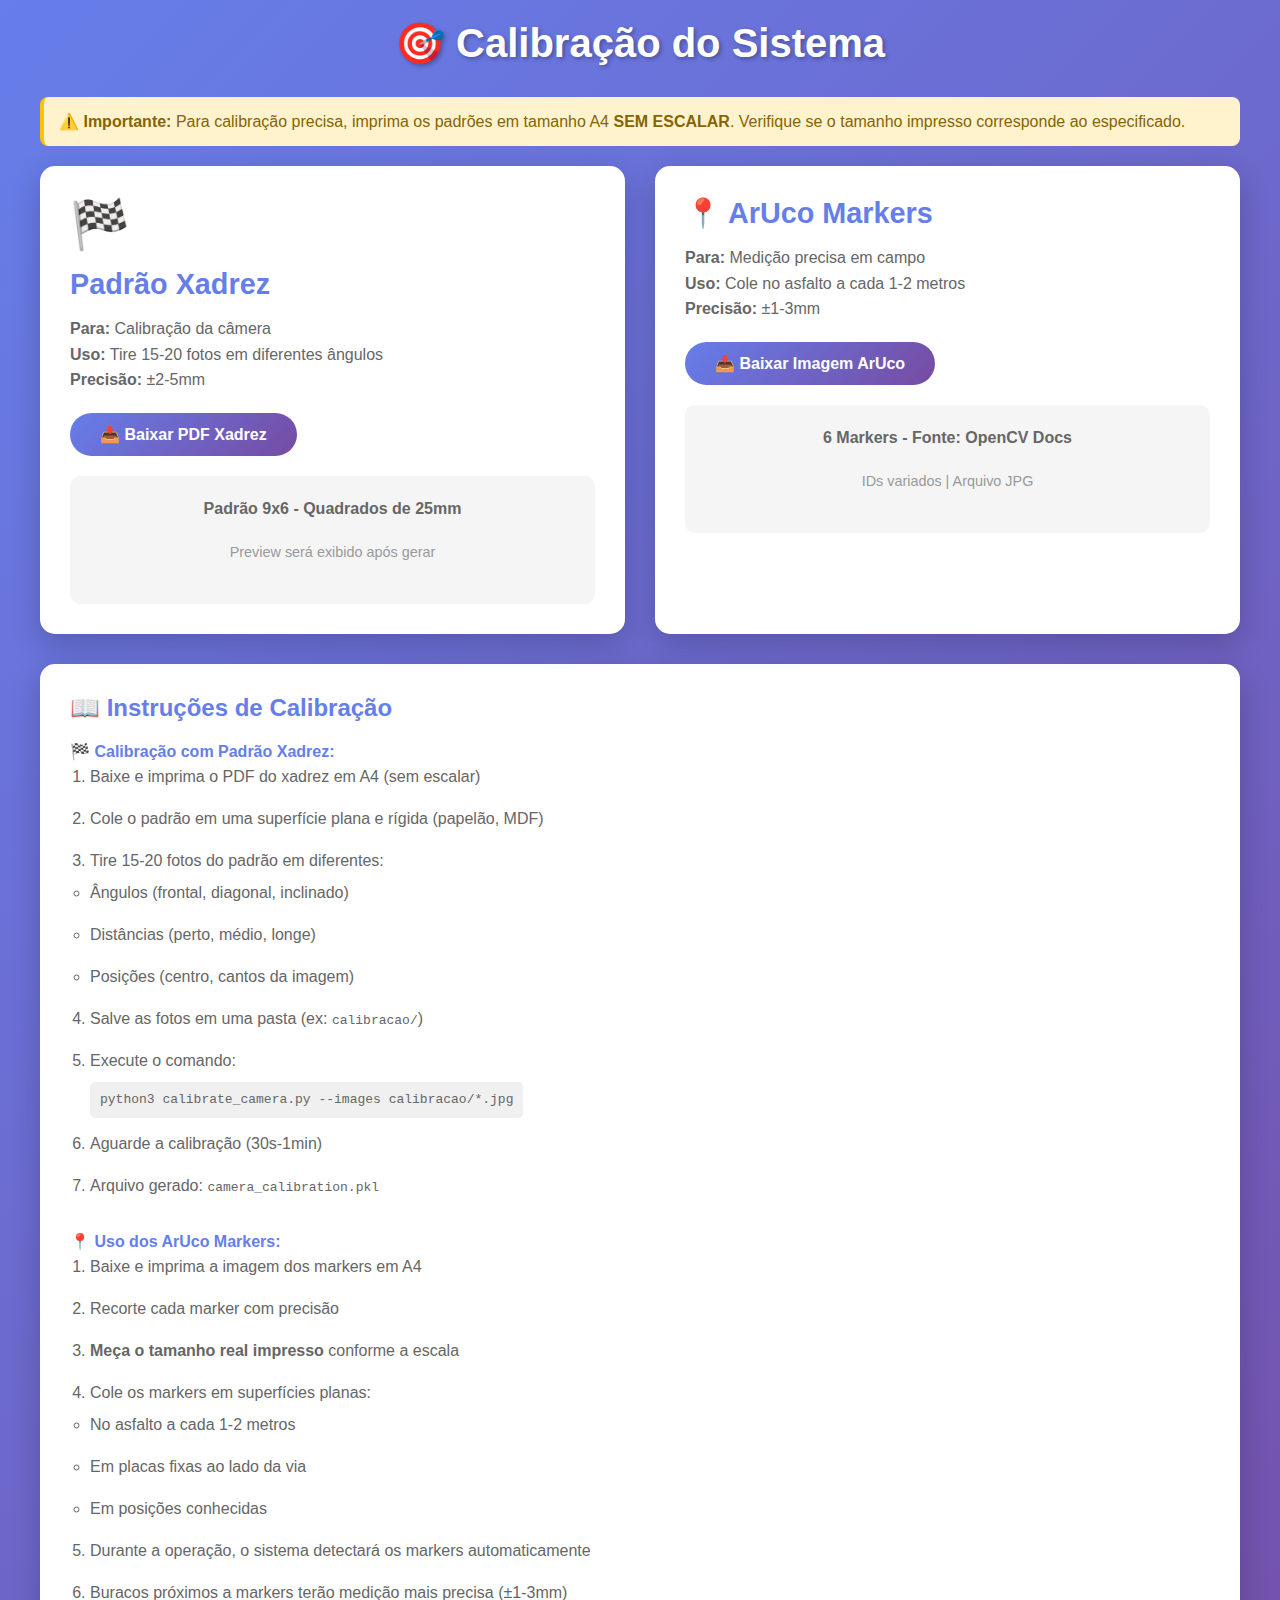
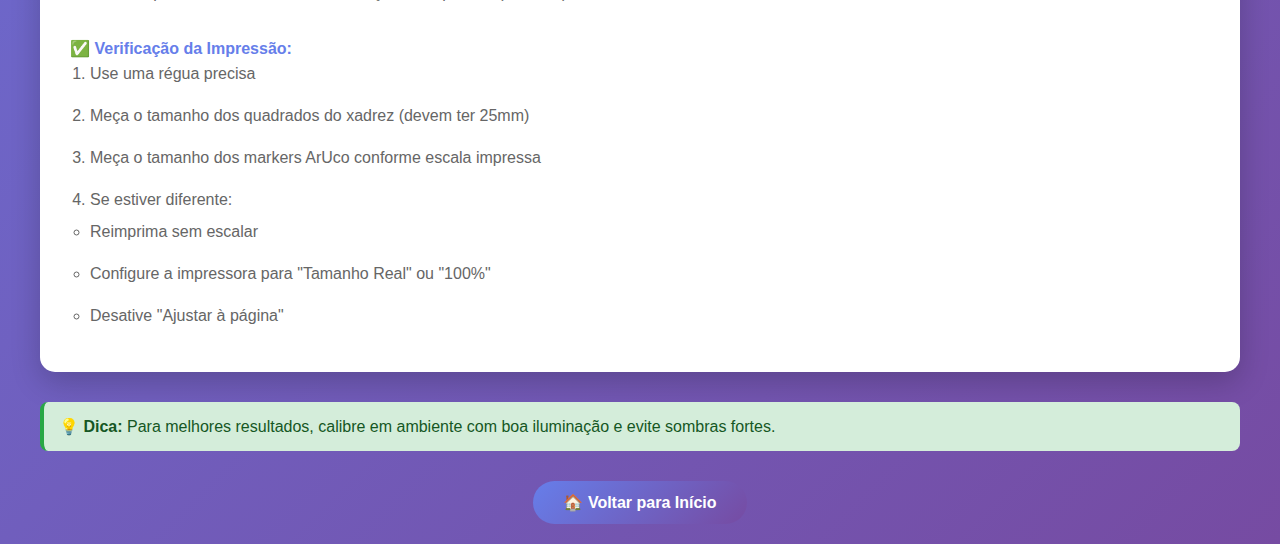
<file: src/templates/calibracao.html>
<!DOCTYPE html>
<html lang="pt-BR">
<head>
    <meta charset="UTF-8">
    <meta name="viewport" content="width=device-width, initial-scale=1.0">
    <title>Calibração - Sistema de Detecção de Buracos</title>
    <style>
        * {
            margin: 0;
            padding: 0;
            box-sizing: border-box;
        }

        body {
            font-family: 'Segoe UI', Tahoma, Geneva, Verdana, sans-serif;
            background: linear-gradient(135deg, #667eea 0%, #764ba2 100%);
            padding: 20px;
            min-height: 100vh;
        }

        .container {
            max-width: 1200px;
            margin: 0 auto;
        }

        h1 {
            text-align: center;
            color: white;
            margin-bottom: 30px;
            font-size: 2.5em;
            text-shadow: 2px 2px 4px rgba(0,0,0,0.3);
        }

        .cards-container {
            display: grid;
            grid-template-columns: repeat(auto-fit, minmax(350px, 1fr));
            gap: 30px;
            margin-bottom: 30px;
        }

        .card {
            background: white;
            border-radius: 15px;
            padding: 30px;
            box-shadow: 0 10px 30px rgba(0,0,0,0.2);
            transition: transform 0.3s ease;
        }

        .card:hover {
            transform: translateY(-5px);
        }

        .card h2 {
            color: #667eea;
            margin-bottom: 15px;
            font-size: 1.8em;
        }

        .card p {
            color: #666;
            line-height: 1.6;
            margin-bottom: 20px;
        }

        .btn {
            display: inline-block;
            padding: 12px 30px;
            background: linear-gradient(135deg, #667eea 0%, #764ba2 100%);
            color: white;
            text-decoration: none;
            border-radius: 25px;
            font-weight: bold;
            transition: all 0.3s ease;
            border: none;
            cursor: pointer;
            font-size: 16px;
        }

        .btn:hover {
            transform: scale(1.05);
            box-shadow: 0 5px 15px rgba(102, 126, 234, 0.4);
        }

        .btn:active {
            transform: scale(0.98);
        }

        .icon {
            font-size: 3em;
            margin-bottom: 15px;
        }

        .instructions {
            background: white;
            border-radius: 15px;
            padding: 30px;
            box-shadow: 0 10px 30px rgba(0,0,0,0.2);
        }

        .instructions h3 {
            color: #667eea;
            margin-bottom: 15px;
            font-size: 1.5em;
        }

        .instructions ol {
            margin-left: 20px;
            color: #666;
            line-height: 2;
        }

        .instructions li {
            margin-bottom: 10px;
        }

        .preview-box {
            background: #f5f5f5;
            border-radius: 10px;
            padding: 20px;
            margin-top: 20px;
            text-align: center;
        }

        .preview-box img {
            max-width: 100%;
            border-radius: 8px;
            box-shadow: 0 3px 10px rgba(0,0,0,0.1);
        }

        .alert {
            background: #fff3cd;
            border-left: 4px solid #ffc107;
            padding: 15px;
            margin-bottom: 20px;
            border-radius: 8px;
            color: #856404;
        }

        .success {
            background: #d4edda;
            border-left: 4px solid #28a745;
            color: #155724;
        }

        @media (max-width: 768px) {
            .cards-container {
                grid-template-columns: 1fr;
            }
            
            h1 {
                font-size: 2em;
            }
        }
    </style>
</head>
<body>
    <div class="container">
        <h1>🎯 Calibração do Sistema</h1>

        <div class="alert">
            <strong>⚠️ Importante:</strong> Para calibração precisa, imprima os padrões em tamanho A4 <strong>SEM ESCALAR</strong>.
            Verifique se o tamanho impresso corresponde ao especificado.
        </div>

        <div class="cards-container">
            <!-- Card Padrão Xadrez -->
            <div class="card">
                <div class="icon">🏁</div>
                <h2>Padrão Xadrez</h2>
                <p>
                    <strong>Para:</strong> Calibração da câmera<br>
                    <strong>Uso:</strong> Tire 15-20 fotos em diferentes ângulos<br>
                    <strong>Precisão:</strong> ±2-5mm
                </p>
                <button class="btn" onclick="baixarPadraoXadrez()">
                    📥 Baixar PDF Xadrez
                </button>
                
                <div class="preview-box">
                    <p><strong>Padrão 9x6 - Quadrados de 25mm</strong></p>
                    <p style="color: #999; font-size: 0.9em;">
                        Preview será exibido após gerar
                    </p>
                </div>
            </div>

            <!-- Card ArUco Markers -->
            <div class="card">
                <h2>📍 ArUco Markers</h2>
                <p>
                    <strong>Para:</strong> Medição precisa em campo<br>
                    <strong>Uso:</strong> Cole no asfalto a cada 1-2 metros<br>
                    <strong>Precisão:</strong> ±1-3mm
                </p>
                <button class="btn" onclick="baixarArucoMarkers()">
                    📥 Baixar Imagem ArUco
                </button>
                
                <div class="preview-box">
                    <p><strong>6 Markers - Fonte: OpenCV Docs</strong></p>
                    <p style="color: #999; font-size: 0.9em;">
                        IDs variados | Arquivo JPG
                    </p>
                </div>
            </div>
        </div>

        <!-- Instruções -->
        <div class="instructions">
            <h3>📖 Instruções de Calibração</h3>
            
            <h4 style="color: #667eea; margin-top: 20px;">🏁 Calibração com Padrão Xadrez:</h4>
            <ol>
                <li>Baixe e imprima o PDF do xadrez em A4 (sem escalar)</li>
                <li>Cole o padrão em uma superfície plana e rígida (papelão, MDF)</li>
                <li>Tire 15-20 fotos do padrão em diferentes:
                    <ul>
                        <li>Ângulos (frontal, diagonal, inclinado)</li>
                        <li>Distâncias (perto, médio, longe)</li>
                        <li>Posições (centro, cantos da imagem)</li>
                    </ul>
                </li>
                <li>Salve as fotos em uma pasta (ex: <code>calibracao/</code>)</li>
                <li>Execute o comando:
                    <br><code style="background: #f0f0f0; padding: 5px 10px; border-radius: 5px; display: inline-block; margin-top: 5px;">
                        python3 calibrate_camera.py --images calibracao/*.jpg
                    </code>
                </li>
                <li>Aguarde a calibração (30s-1min)</li>
                <li>Arquivo gerado: <code>camera_calibration.pkl</code></li>
            </ol>

            <h4 style="color: #667eea; margin-top: 30px;">📍 Uso dos ArUco Markers:</h4>
            <ol>
                <li>Baixe e imprima a imagem dos markers em A4</li>
                <li>Recorte cada marker com precisão</li>
                <li><strong>Meça o tamanho real impresso</strong> conforme a escala</li>
                <li>Cole os markers em superfícies planas:
                    <ul>
                        <li>No asfalto a cada 1-2 metros</li>
                        <li>Em placas fixas ao lado da via</li>
                        <li>Em posições conhecidas</li>
                    </ul>
                </li>
                <li>Durante a operação, o sistema detectará os markers automaticamente</li>
                <li>Buracos próximos a markers terão medição mais precisa (±1-3mm)</li>
            </ol>

            <h4 style="color: #667eea; margin-top: 30px;">✅ Verificação da Impressão:</h4>
            <ol>
                <li>Use uma régua precisa</li>
                <li>Meça o tamanho dos quadrados do xadrez (devem ter 25mm)</li>
                <li>Meça o tamanho dos markers ArUco conforme escala impressa</li>
                <li>Se estiver diferente:
                    <ul>
                        <li>Reimprima sem escalar</li>
                        <li>Configure a impressora para "Tamanho Real" ou "100%"</li>
                        <li>Desative "Ajustar à página"</li>
                    </ul>
                </li>
            </ol>
        </div>

        <div class="alert success" style="margin-top: 30px;">
            <strong>💡 Dica:</strong> Para melhores resultados, calibre em ambiente com boa iluminação e evite sombras fortes.
        </div>

        <!-- Botão Voltar -->
        <div style="text-align: center; margin-top: 30px;">
            <a href="/" class="btn">🏠 Voltar para Início</a>
        </div>
    </div>

    <script>
        function baixarPadraoXadrez() {
            const btn = event.target;
            btn.disabled = true;
            btn.textContent = '⏳ Gerando PDF...';
            
            fetch('/api/gerar_padrao_xadrez')
                .then(response => {
                    if (!response.ok) throw new Error('Erro ao gerar PDF');
                    return response.blob();
                })
                .then(blob => {
                    const url = window.URL.createObjectURL(blob);
                    const a = document.createElement('a');
                    a.href = url;
                    a.download = 'padrao_xadrez.pdf';
                    document.body.appendChild(a);
                    a.click();
                    window.URL.revokeObjectURL(url);
                    document.body.removeChild(a);
                    
                    btn.disabled = false;
                    btn.textContent = '✅ PDF Baixado!';
                    setTimeout(() => {
                        btn.textContent = '📥 Baixar PDF Xadrez';
                    }, 3000);
                })
                .catch(error => {
                    console.error('Erro:', error);
                    btn.disabled = false;
                    btn.textContent = '❌ Erro ao gerar';
                    setTimeout(() => {
                        btn.textContent = '📥 Baixar PDF Xadrez';
                    }, 3000);
                });
        }

        function baixarArucoMarkers() {
            const btn = event.target;
            btn.disabled = true;
            btn.textContent = '⏳ Baixando...';
            
            fetch('/api/baixar_aruco_imagem')
                .then(response => {
                    if (!response.ok) throw new Error('Erro ao baixar imagem');
                    return response.blob();
                })
                .then(blob => {
                    const url = window.URL.createObjectURL(blob);
                    const a = document.createElement('a');
                    a.href = url;
                    a.download = 'aruco_markers.jpg';
                    document.body.appendChild(a);
                    a.click();
                    window.URL.revokeObjectURL(url);
                    document.body.removeChild(a);
                    
                    btn.disabled = false;
                    btn.textContent = '✅ Imagem Baixada!';
                    setTimeout(() => {
                        btn.textContent = '📥 Baixar Imagem ArUco';
                    }, 3000);
                })
                .catch(error => {
                    console.error('Erro:', error);
                    btn.disabled = false;
                    btn.textContent = '❌ Erro ao baixar';
                    setTimeout(() => {
                        btn.textContent = '📥 Baixar Imagem ArUco';
                    }, 3000);
                });
        }
    </script>
</body>
</html>
</file>
